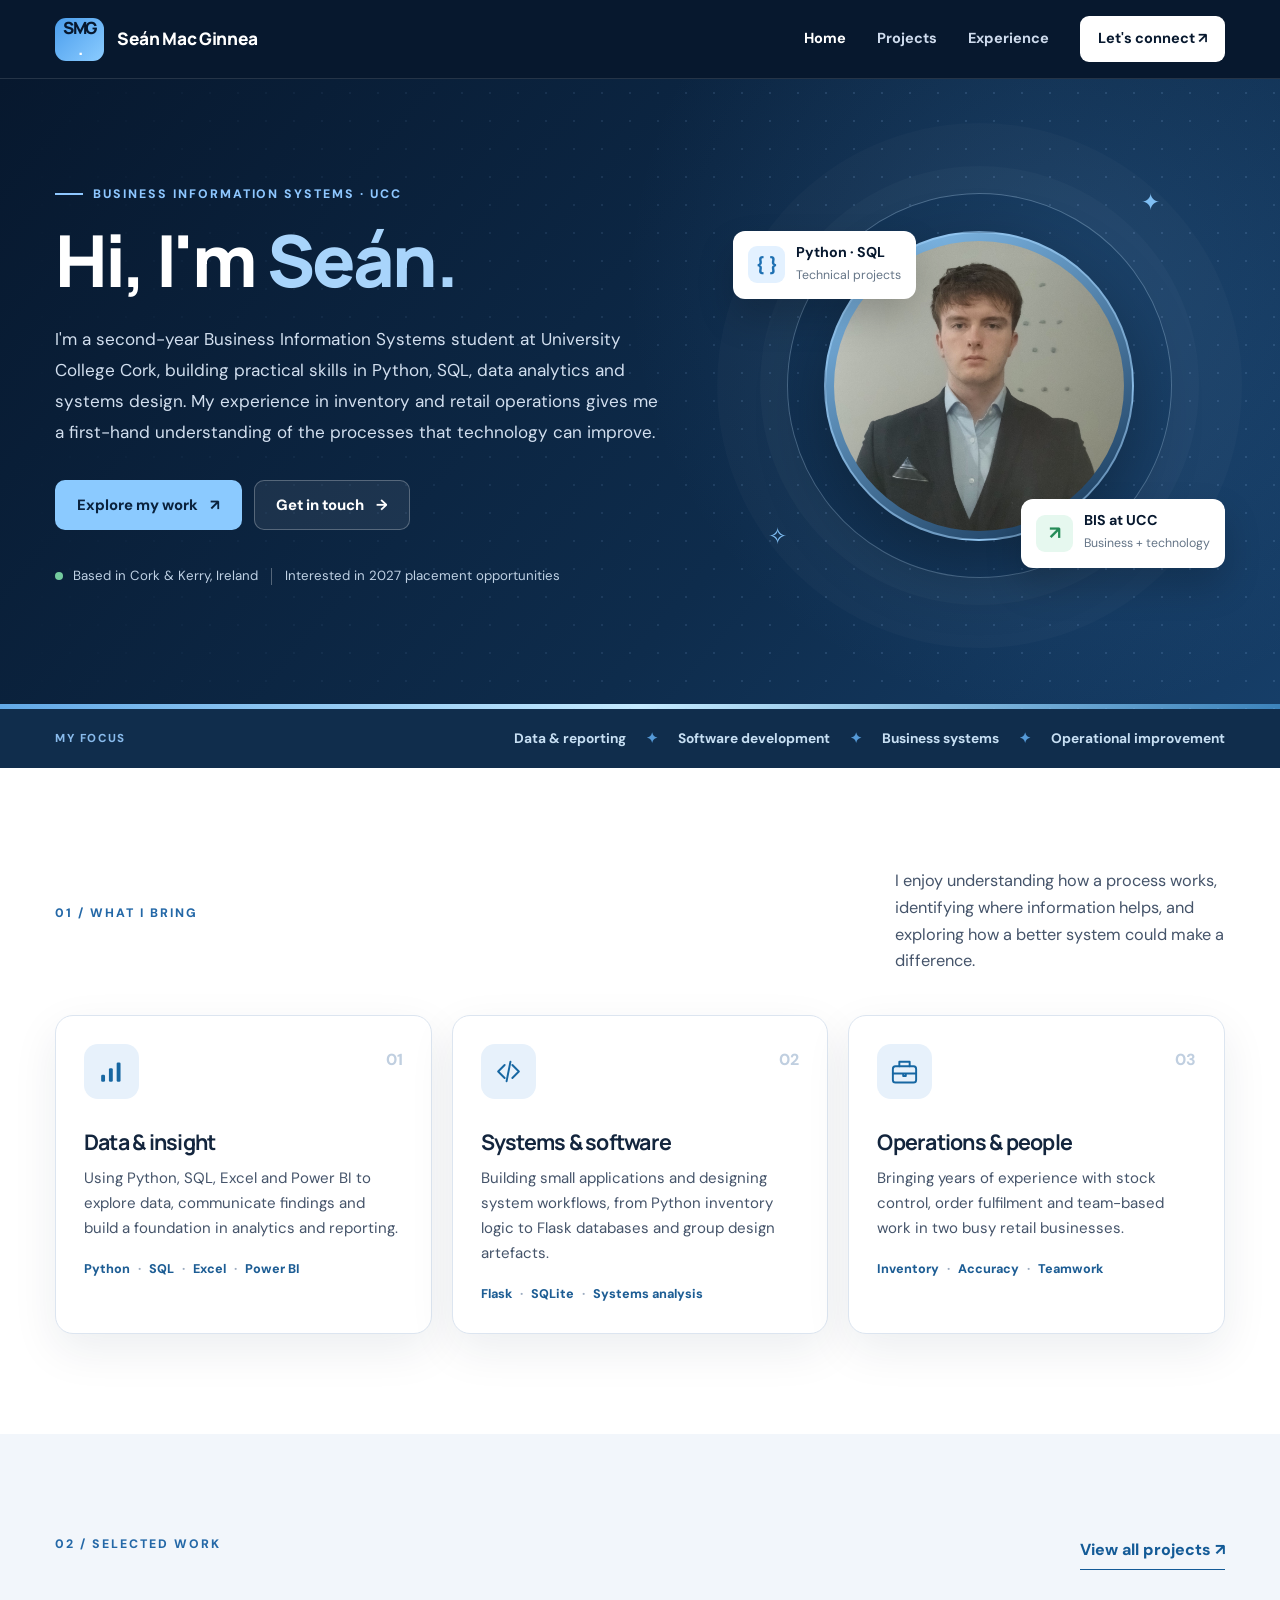
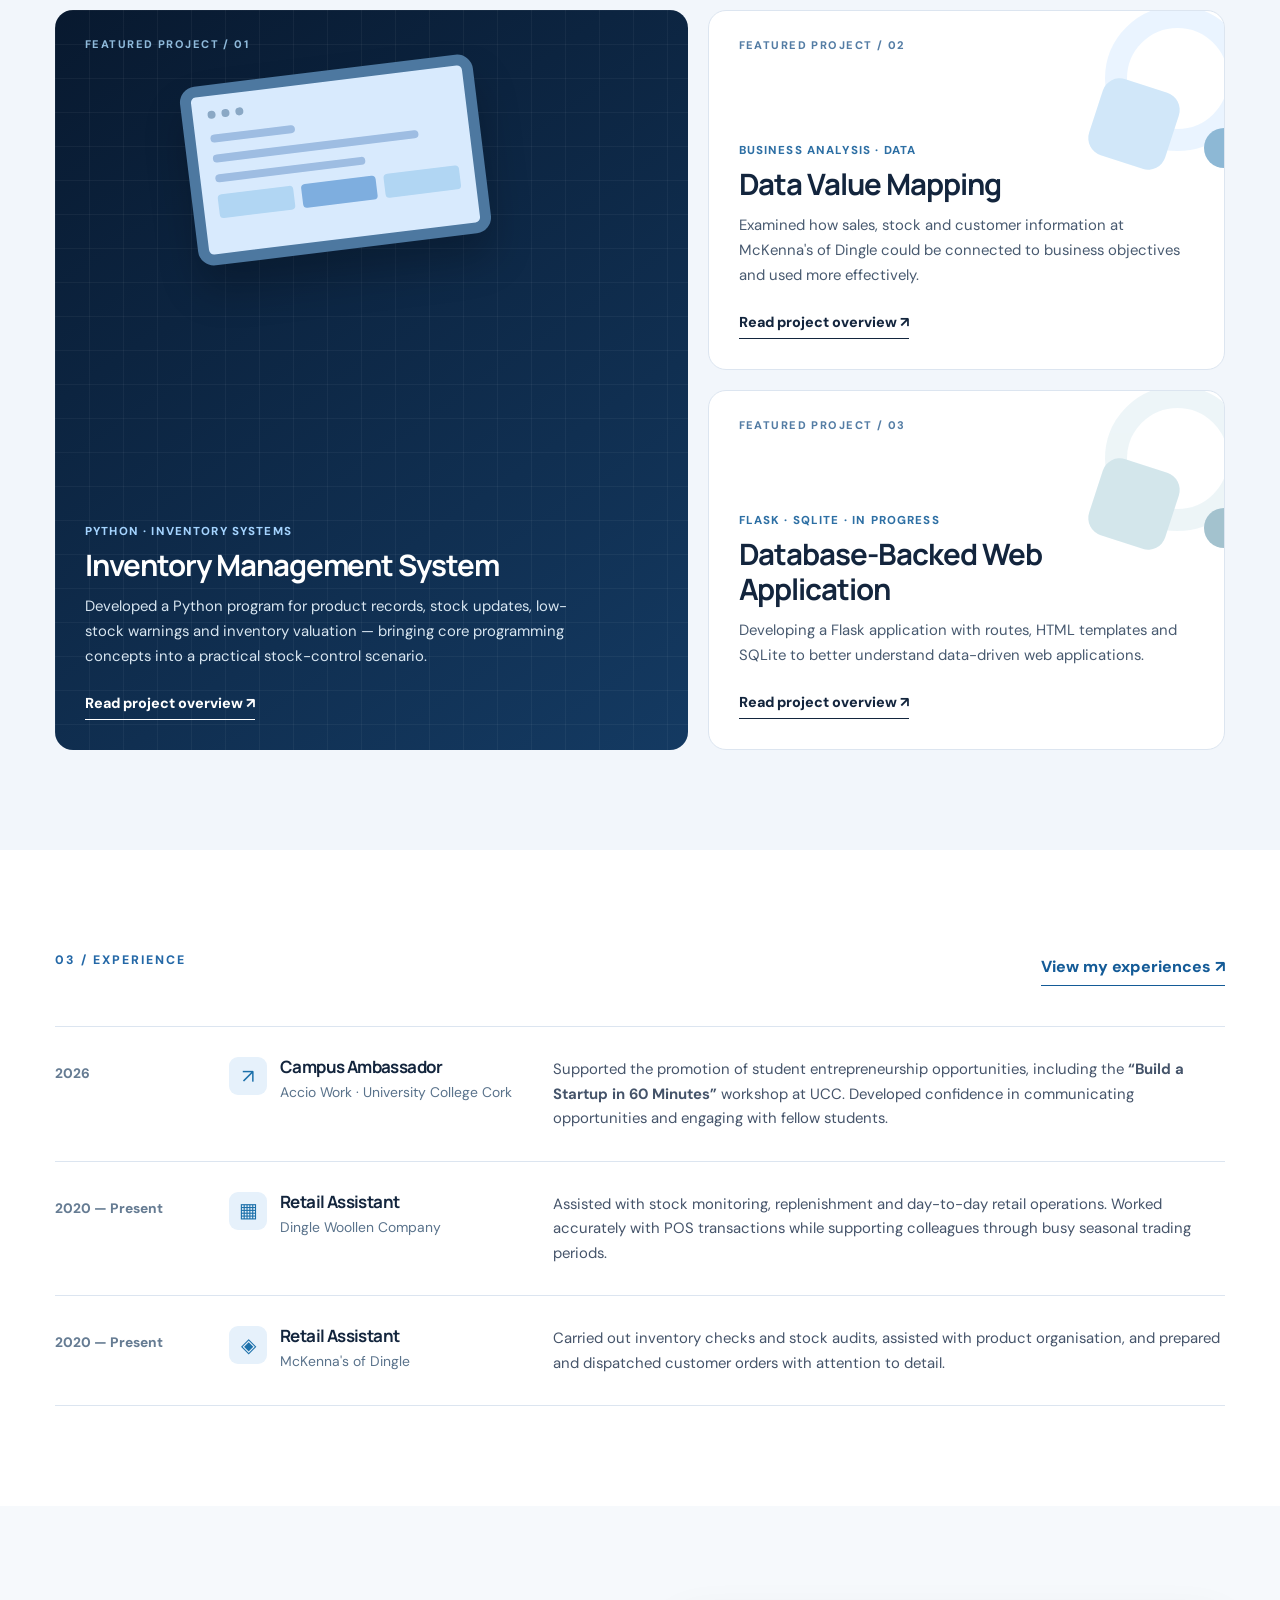
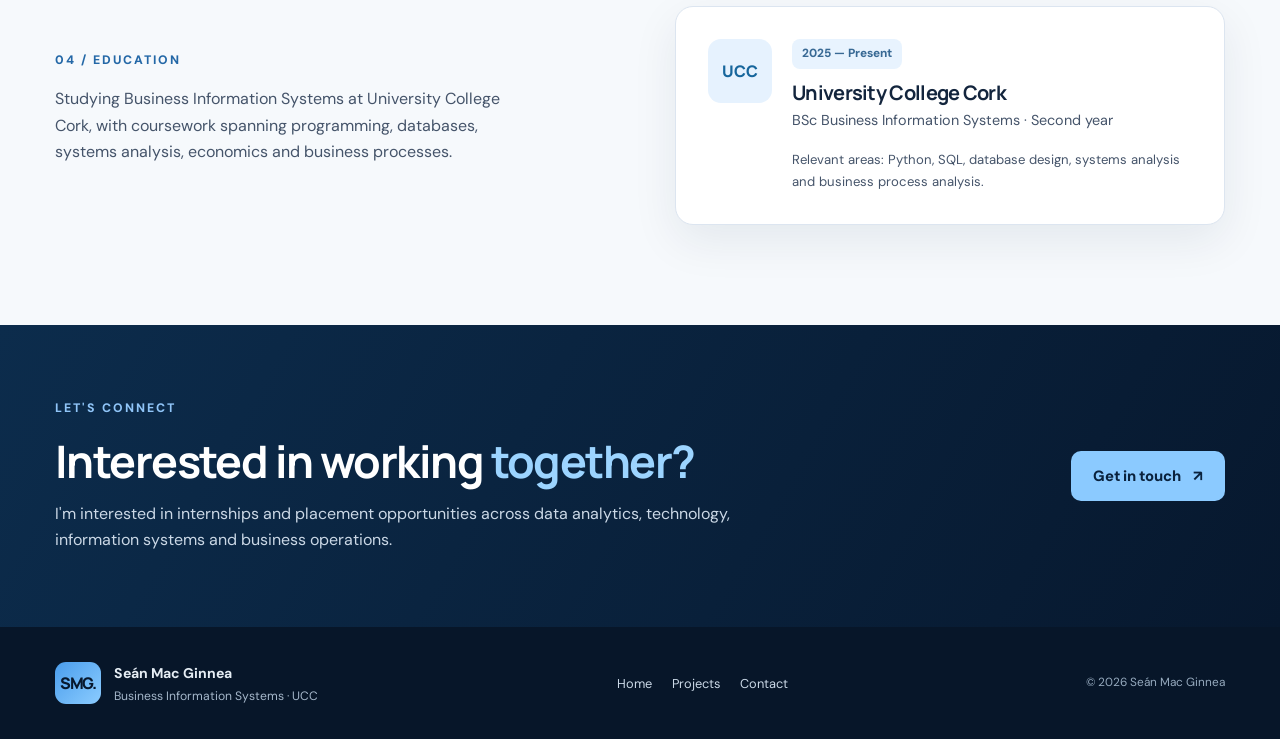
<file: index.html>
<!doctype html>
<html lang="en">
<head>
  <meta charset="utf-8">
  <meta name="viewport" content="width=device-width, initial-scale=1">
  <meta name="theme-color" content="#08182d">
  <meta name="description" content="Seán Mac Ginnea is a second-year Business Information Systems student at University College Cork with interests in data analytics, software, systems and business operations.">
  <title>Seán Mac Ginnea — Business Information Systems</title>
  <link rel="icon" href="assets/favicon.svg" type="image/svg+xml">
  <link rel="preconnect" href="https://fonts.googleapis.com">
  <link rel="preconnect" href="https://fonts.gstatic.com" crossorigin>
  <link href="https://fonts.googleapis.com/css2?family=DM+Sans:wght@400;500;600;700&family=Manrope:wght@400;500;600;700;800&display=swap" rel="stylesheet">
  <link rel="stylesheet" href="styles.css">
  <script src="script.js" defer></script>
</head>
<body>
  <a class="skip-link" href="#main">Skip to content</a>
  <header class="site-header">
    <div class="wrap nav-shell">
      <a href="index.html" class="brand" aria-label="Seán Mac Ginnea — Home"><span class="brand-icon" aria-hidden="true">SMG<span>.</span></span><span class="brand-name">Seán Mac Ginnea</span></a>
      <button class="menu-toggle" aria-label="Open menu" aria-expanded="false" aria-controls="nav-links"><span></span><span></span><span></span></button>
      <nav class="site-nav" id="nav-links" aria-label="Main navigation">
        <a href="index.html" aria-current="page">Home</a><a href="projects.html">Projects</a><a href="index.html#experience">Experience</a><a href="contact.html" class="nav-contact">Let's connect <span aria-hidden="true">↗</span></a>
      </nav>
    </div>
  </header>

  <main id="main">
    <section class="hero home-hero">
      <div class="hero-dots" aria-hidden="true"></div>
      <div class="wrap hero-layout">
        <div class="hero-content">
          <div class="eyebrow light"><span class="eyebrow-line"></span> BUSINESS INFORMATION SYSTEMS · UCC</div>
          <h1>Hi, I'm <span class="text-glow">Seán.</span></h1>
          <p class="hero-description">I'm a second-year Business Information Systems student at University College Cork, building practical skills in Python, SQL, data analytics and systems design. My experience in inventory and retail operations gives me a first-hand understanding of the processes that technology can improve.</p>
          <div class="hero-cta"><a href="projects.html" class="button button-primary">Explore my work <span aria-hidden="true">↗</span></a><a href="contact.html" class="button button-ghost">Get in touch <span aria-hidden="true">→</span></a></div>
          <div class="hero-meta"><span><span class="meta-dot"></span> Based in Cork & Kerry, Ireland</span><span class="meta-divider"></span><span>Interested in 2027 placement opportunities</span></div>
        </div>
        <div class="hero-visual" aria-label="Portrait of Seán Mac Ginnea">
          <div class="portrait-halo" aria-hidden="true"></div>
          <div class="portrait-frame"><img src="1000014802.jpg" alt="Seán Mac Ginnea in a dark suit and light blue shirt" width="298" height="298" fetchpriority="high"></div>
          <div class="floating-card top-card"><span class="float-symbol" aria-hidden="true">{ }</span><span><strong>Python · SQL</strong><small>Technical projects</small></span></div>
          <div class="floating-card bottom-card"><span class="float-symbol secondary" aria-hidden="true">↗</span><span><strong>BIS at UCC</strong><small>Business + technology</small></span></div>
          <span class="orbit-star orbit-one" aria-hidden="true">✦</span><span class="orbit-star orbit-two" aria-hidden="true">✧</span>
        </div>
      </div>
      <div class="hero-bottom-line" aria-hidden="true"></div>
    </section>

    <section class="focus-band" aria-label="Focus areas"><div class="wrap focus-items"><span class="focus-label">MY FOCUS</span><span>Data & reporting</span><span class="focus-separator">✦</span><span>Software development</span><span class="focus-separator">✦</span><span>Business systems</span><span class="focus-separator">✦</span><span>Operational improvement</span></div></section>

    <section class="section" id="about">
      <div class="wrap">
        <div class="section-header"><div><p class="overline">01 / WHAT I BRING</p></div><p class="section-intro">I enjoy understanding how a process works, identifying where information helps, and exploring how a better system could make a difference.</p></div>
        <div class="three-cards">
          <article class="feature-card"><div class="feature-icon" aria-hidden="true"><svg viewBox="0 0 48 48" fill="none"><rect x="8" y="29" width="6" height="11" rx="2" fill="currentColor"/><rect x="20" y="19" width="6" height="21" rx="2" fill="currentColor"/><rect x="32" y="10" width="6" height="30" rx="2" fill="currentColor"/></svg></div><span class="card-index">01</span><h3>Data & insight</h3><p>Using Python, SQL, Excel and Power BI to explore data, communicate findings and build a foundation in analytics and reporting.</p><div class="skill-mini">Python <span>·</span> SQL <span>·</span> Excel <span>·</span> Power BI</div></article>
          <article class="feature-card"><div class="feature-icon" aria-hidden="true"><svg viewBox="0 0 48 48" fill="none" stroke="currentColor" stroke-width="3" stroke-linecap="round" stroke-linejoin="round"><path d="m18 14-10 10 10 10m12-20 10 10-10 10M27 9l-6 30"/></svg></div><span class="card-index">02</span><h3>Systems & software</h3><p>Building small applications and designing system workflows, from Python inventory logic to Flask databases and group design artefacts.</p><div class="skill-mini">Flask <span>·</span> SQLite <span>·</span> Systems analysis</div></article>
          <article class="feature-card"><div class="feature-icon" aria-hidden="true"><svg viewBox="0 0 48 48" fill="none" stroke="currentColor" stroke-width="3" stroke-linecap="round" stroke-linejoin="round"><rect x="6" y="16" width="36" height="25" rx="4"/><path d="M16 16V9h16v7M6 27h36M22 27v4h4v-4"/></svg></div><span class="card-index">03</span><h3>Operations & people</h3><p>Bringing years of experience with stock control, order fulfilment and team-based work in two busy retail businesses.</p><div class="skill-mini">Inventory <span>·</span> Accuracy <span>·</span> Teamwork</div></article>
        </div>
      </div>
    </section>

    <section class="section muted-section" id="featured-projects">
      <div class="wrap">
        <div class="section-header aligned-bottom"><div><p class="overline">02 / SELECTED WORK</p></div><a class="underlined-link" href="projects.html">View all projects <span aria-hidden="true">↗</span></a></div>
        <div class="featured-grid">
          <article class="featured-project dark-project"><div class="project-banner-grid" aria-hidden="true"></div><div class="project-art" aria-hidden="true"><div class="mini-window"><div class="window-dots"><i></i><i></i><i></i></div><div class="code-line short"></div><div class="code-line"></div><div class="code-line mid"></div><div class="window-row"><span></span><span></span><span></span></div></div></div><span class="project-counter">FEATURED PROJECT / 01</span><div class="project-main"><p class="small-label">PYTHON · INVENTORY SYSTEMS</p><h3>Inventory Management System</h3><p>Developed a Python program for product records, stock updates, low-stock warnings and inventory valuation — bringing core programming concepts into a practical stock-control scenario.</p><a href="projects.html#inventory" class="project-link">Read project overview <span aria-hidden="true">↗</span></a></div></article>
          <article class="featured-project light-project"><div class="project-abstract" aria-hidden="true"><span class="abstract-ring"></span><span class="abstract-square"></span><span class="abstract-dot"></span></div><span class="project-counter">FEATURED PROJECT / 02</span><div class="project-main"><p class="small-label">BUSINESS ANALYSIS · DATA</p><h3>Data Value Mapping</h3><p>Examined how sales, stock and customer information at McKenna's of Dingle could be connected to business objectives and used more effectively.</p><a href="projects.html#data-value-map" class="project-link">Read project overview <span aria-hidden="true">↗</span></a></div></article>
          <article class="featured-project light-project third-project"><div class="project-abstract web-abstract" aria-hidden="true"><span class="abstract-ring"></span><span class="abstract-square"></span><span class="abstract-dot"></span></div><span class="project-counter">FEATURED PROJECT / 03</span><div class="project-main"><p class="small-label">FLASK · SQLITE · IN PROGRESS</p><h3>Database-Backed Web Application</h3><p>Developing a Flask application with routes, HTML templates and SQLite to better understand data-driven web applications.</p><a href="projects.html#flask" class="project-link">Read project overview <span aria-hidden="true">↗</span></a></div></article>
        </div>
      </div>
    </section>

    <section class="section" id="experience">
      <div class="wrap">
        <div class="section-header aligned-bottom"><div><p class="overline">03 / Experience</p></div><a class="underlined-link" href="projects.html">View my experiences <span aria-hidden="true">↗</span></a></div>
        <div class="experience-list">
          <article class="experience-row"><div class="exp-when">2026</div><div class="exp-role"><span class="exp-icon">↗</span><div><h3>Campus Ambassador</h3><p class="organisation">Accio Work · University College Cork</p></div></div><p>Supported the promotion of student entrepreneurship opportunities, including the <strong>“Build a Startup in 60 Minutes”</strong> workshop at UCC. Developed confidence in communicating opportunities and engaging with fellow students.</p></article>
          <article class="experience-row"><div class="exp-when">2020 — Present</div><div class="exp-role"><span class="exp-icon">▦</span><div><h3>Retail Assistant</h3><p class="organisation">Dingle Woollen Company</p></div></div><p>Assisted with stock monitoring, replenishment and day-to-day retail operations. Worked accurately with POS transactions while supporting colleagues through busy seasonal trading periods.</p></article>
          <article class="experience-row"><div class="exp-when">2020 — Present</div><div class="exp-role"><span class="exp-icon">◈</span><div><h3>Retail Assistant</h3><p class="organisation">McKenna's of Dingle</p></div></div><p>Carried out inventory checks and stock audits, assisted with product organisation, and prepared and dispatched customer orders with attention to detail.</p></article>
        </div>
      </div>
    </section>

    <section class="section education-section"><div class="wrap education-grid"><div><p class="overline">04 / EDUCATION</p><p>Studying Business Information Systems at University College Cork, with coursework spanning programming, databases, systems analysis, economics and business processes.</p></div><div class="education-card"><div class="education-symbol" aria-hidden="true">UCC</div><div><span class="date-pill">2025 — Present</span><h3>University College Cork</h3><p>BSc Business Information Systems · Second year</p><p class="education-small">Relevant areas: Python, SQL, database design, systems analysis and business process analysis.</p></div></div></div></section>
    <section class="closing-cta"><div class="wrap cta-inner"><div><p class="overline on-dark">LET'S CONNECT</p><h2>Interested in working <em>together?</em></h2><p>I'm interested in internships and placement opportunities across data analytics, technology, information systems and business operations.</p></div><a href="contact.html" class="button button-primary">Get in touch <span aria-hidden="true">↗</span></a></div></section>
  </main>
  <footer class="site-footer"><div class="wrap footer-layout"><div class="footer-identity"><span class="footer-monogram">SMG.</span><div><strong>Seán Mac Ginnea</strong><p>Business Information Systems · UCC</p></div></div><nav class="footer-nav" aria-label="Footer navigation"><a href="index.html">Home</a><a href="projects.html">Projects</a><a href="contact.html">Contact</a></nav><span class="copyright">© <span data-year>2026</span> Seán Mac Ginnea</span></div></footer>
</body>
</html>
</file>
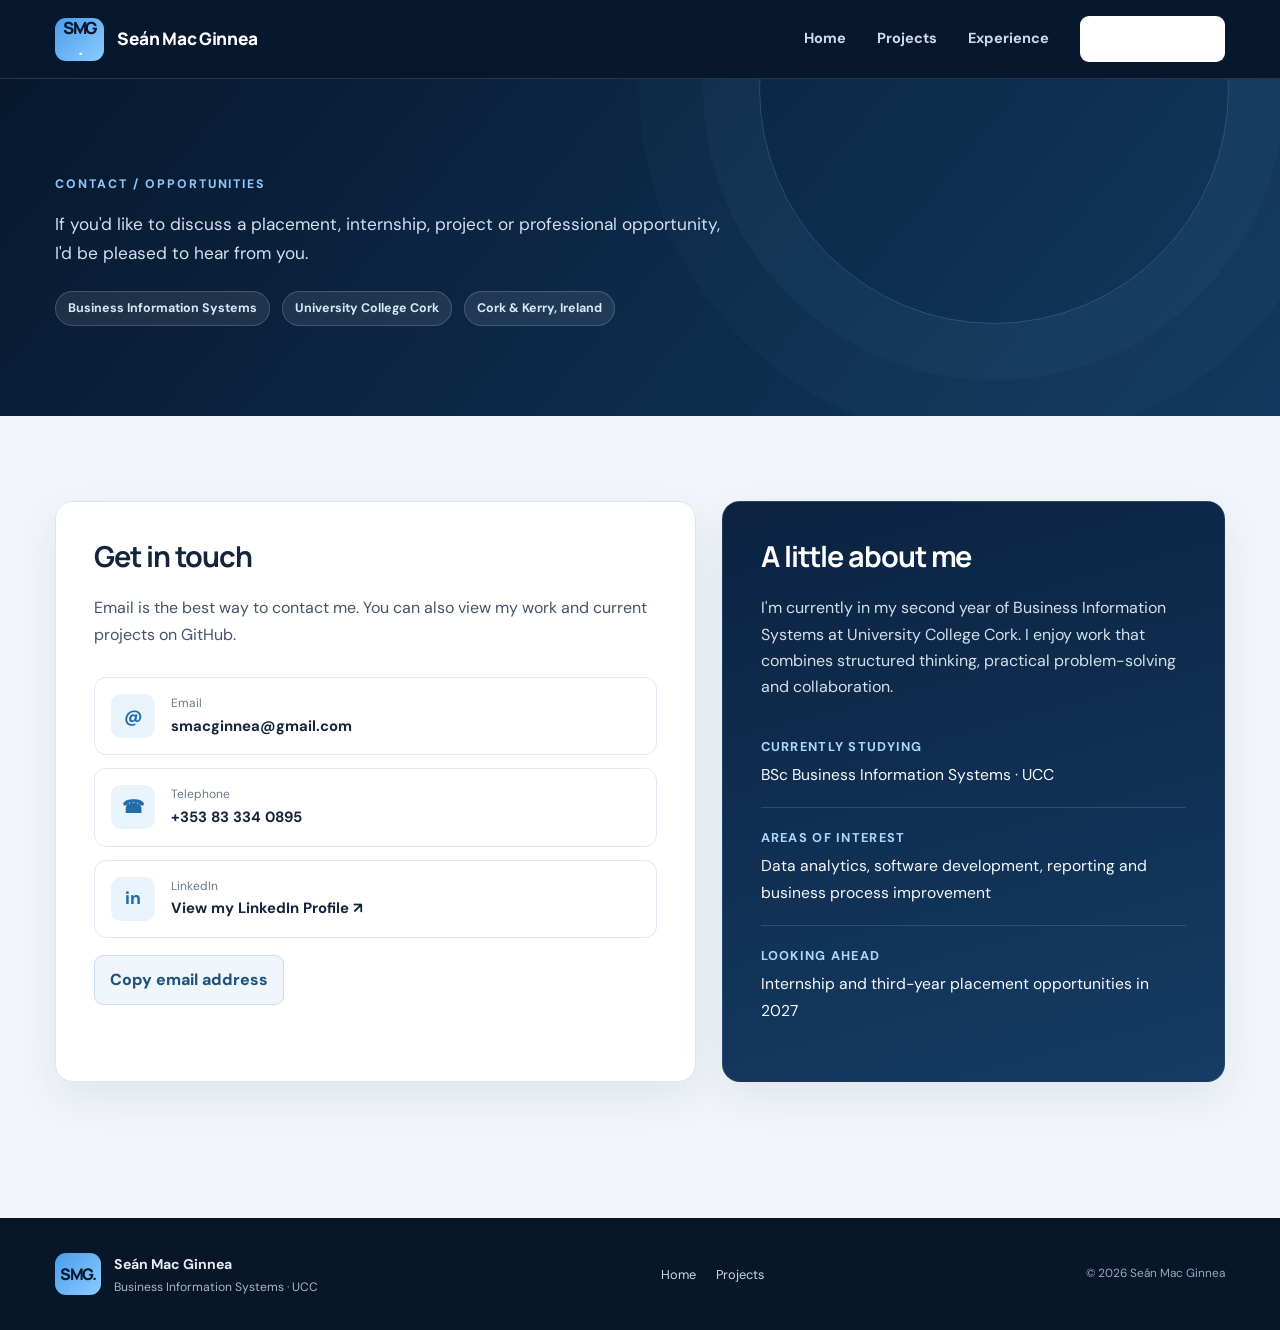
<file: contact.html>
<!doctype html>
<html lang="en">
<head>
  <meta charset="utf-8">
  <meta name="viewport" content="width=device-width, initial-scale=1">
  <meta name="theme-color" content="#08182d">
  <meta name="description" content="Contact Seán Mac Ginnea, a Business Information Systems student at University College Cork, about opportunities in data, systems and technology.">
  <title>Contact — Seán Mac Ginnea</title>
  <link rel="icon" href="assets/favicon.svg" type="image/svg+xml">
  <link rel="preconnect" href="https://fonts.googleapis.com">
  <link rel="preconnect" href="https://fonts.gstatic.com" crossorigin>
  <link href="https://fonts.googleapis.com/css2?family=DM+Sans:wght@400;500;600;700&family=Manrope:wght@400;500;600;700;800&display=swap" rel="stylesheet">
  <link rel="stylesheet" href="styles.css">
  <script src="script.js" defer></script>
</head>
<body>
  <a class="skip-link" href="#main">Skip to content</a>
  <header class="site-header">
    <div class="wrap nav-shell">
      <a href="index.html" class="brand" aria-label="Seán Mac Ginnea — Home"><span class="brand-icon" aria-hidden="true">SMG<span>.</span></span><span class="brand-name">Seán Mac Ginnea</span></a>
      <button class="menu-toggle" aria-label="Open menu" aria-expanded="false" aria-controls="nav-links"><span></span><span></span><span></span></button>
      <nav class="site-nav" id="nav-links" aria-label="Main navigation">
        <a href="index.html">Home</a><a href="projects.html">Projects</a><a href="index.html#experience">Experience</a><a href="contact.html" class="nav-contact" aria-current="page">Let's connect <span aria-hidden="true">↗</span></a>
      </nav>
    </div>
  </header>
  <main id="main">
    <section class="page-hero"><div class="wrap"><p class="overline on-dark">CONTACT / OPPORTUNITIES</p><p>If you'd like to discuss a placement, internship, project or professional opportunity, I'd be pleased to hear from you.</p><div class="page-kicker"><span>Business Information Systems</span><span>University College Cork</span><span>Cork & Kerry, Ireland</span></div></div></section>
    <section class="contact-section">
      <div class="wrap contact-grid">
        <section class="contact-card" aria-labelledby="contact-options-heading">
          <h2 id="contact-options-heading">Get in touch</h2>
          <p>Email is the best way to contact me. You can also view my work and current projects on GitHub.</p>
          <div class="contact-options">
            <a class="contact-option" href="mailto:smacginnea@gmail.com"><span class="contact-icon" aria-hidden="true">@</span><span><small>Email</small><strong>smacginnea@gmail.com</strong></span></a>
            <a class="contact-option" href="tel:+353833340895"><span class="contact-icon" aria-hidden="true">☎</span><span><small>Telephone</small><strong>+353 83 334 0895</strong></span></a>
            
<a class="contact-option"
   href="https://www.linkedin.com/in/sean-mckenna-43b256385"
   target="_blank"
   rel="noopener noreferrer">

    <span class="contact-icon" aria-hidden="true">in</span>

    <span>
        <small>LinkedIn</small>
        <strong>View my LinkedIn Profile ↗</strong>
    </span>

</a>

          </div>
          <button class="copy-button" type="button" data-copy-email>Copy email address</button>
          <p class="copy-status" aria-live="polite" data-copy-status></p>
        </section>
        <aside class="details-card" aria-labelledby="details-heading">
          <a href="https://www.linkedin.com/in/sean-mckenna-43b256385"
   target="_blank"
   rel="noopener noreferrer">
          <h2 id="details-heading">A little about me</h2>
          <p>I'm currently in my second year of Business Information Systems at University College Cork. I enjoy work that combines structured thinking, practical problem-solving and collaboration.</p>
          <div class="detail-point"><strong>Currently studying</strong><span>BSc Business Information Systems · UCC</span></div>
          <div class="detail-point"><strong>Areas of interest</strong><span>Data analytics, software development, reporting and business process improvement</span></div>
          <div class="detail-point"><strong>Looking ahead</strong><span>Internship and third-year placement opportunities in 2027</span></div>
        </aside>
      </div>
    </section>
  </main>
  <footer class="site-footer"><div class="wrap footer-layout"><div class="footer-identity"><span class="footer-monogram">SMG.</span><div><strong>Seán Mac Ginnea</strong><p>Business Information Systems · UCC</p></div></div><nav class="footer-nav" aria-label="Footer navigation"><a href="index.html">Home</a><a href="projects.html">Projects</a></nav><span class="copyright">© <span data-year>2026</span> Seán Mac Ginnea</span></div></footer>
</body>
</html>
</file>
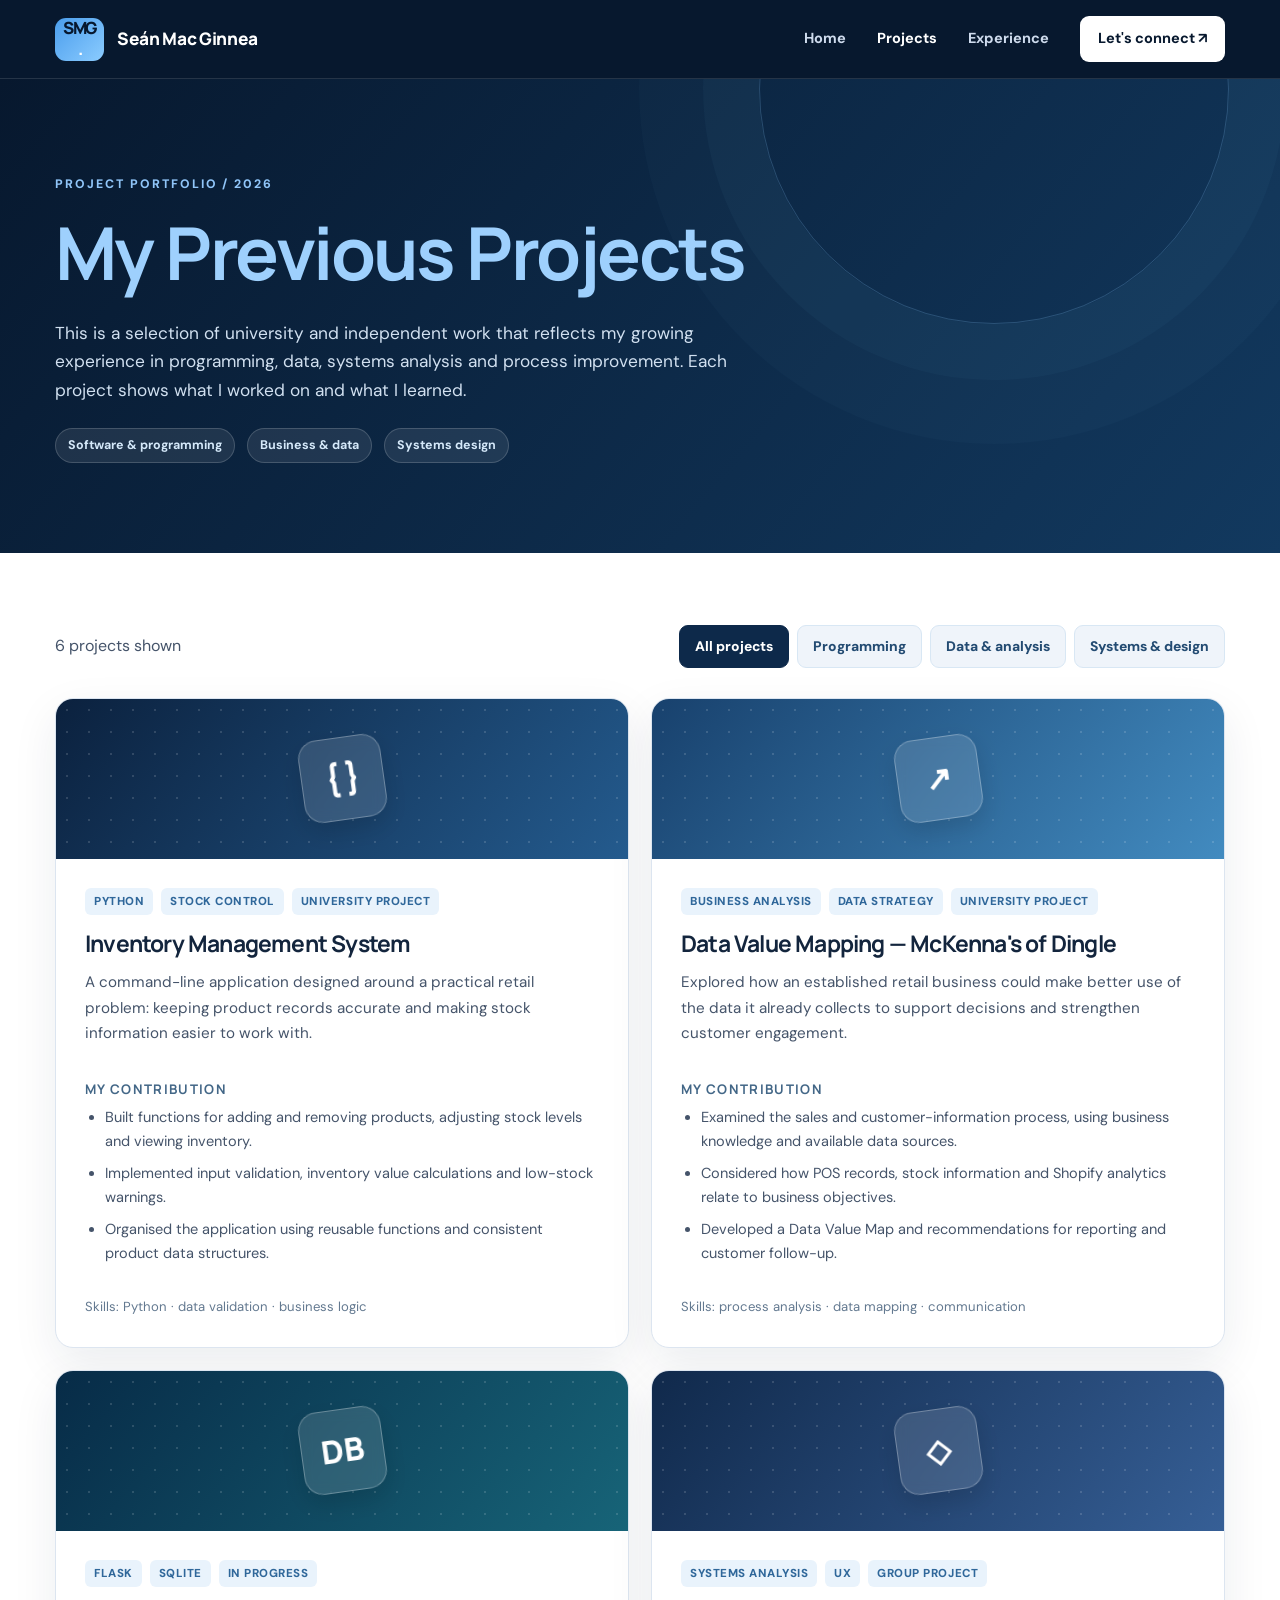
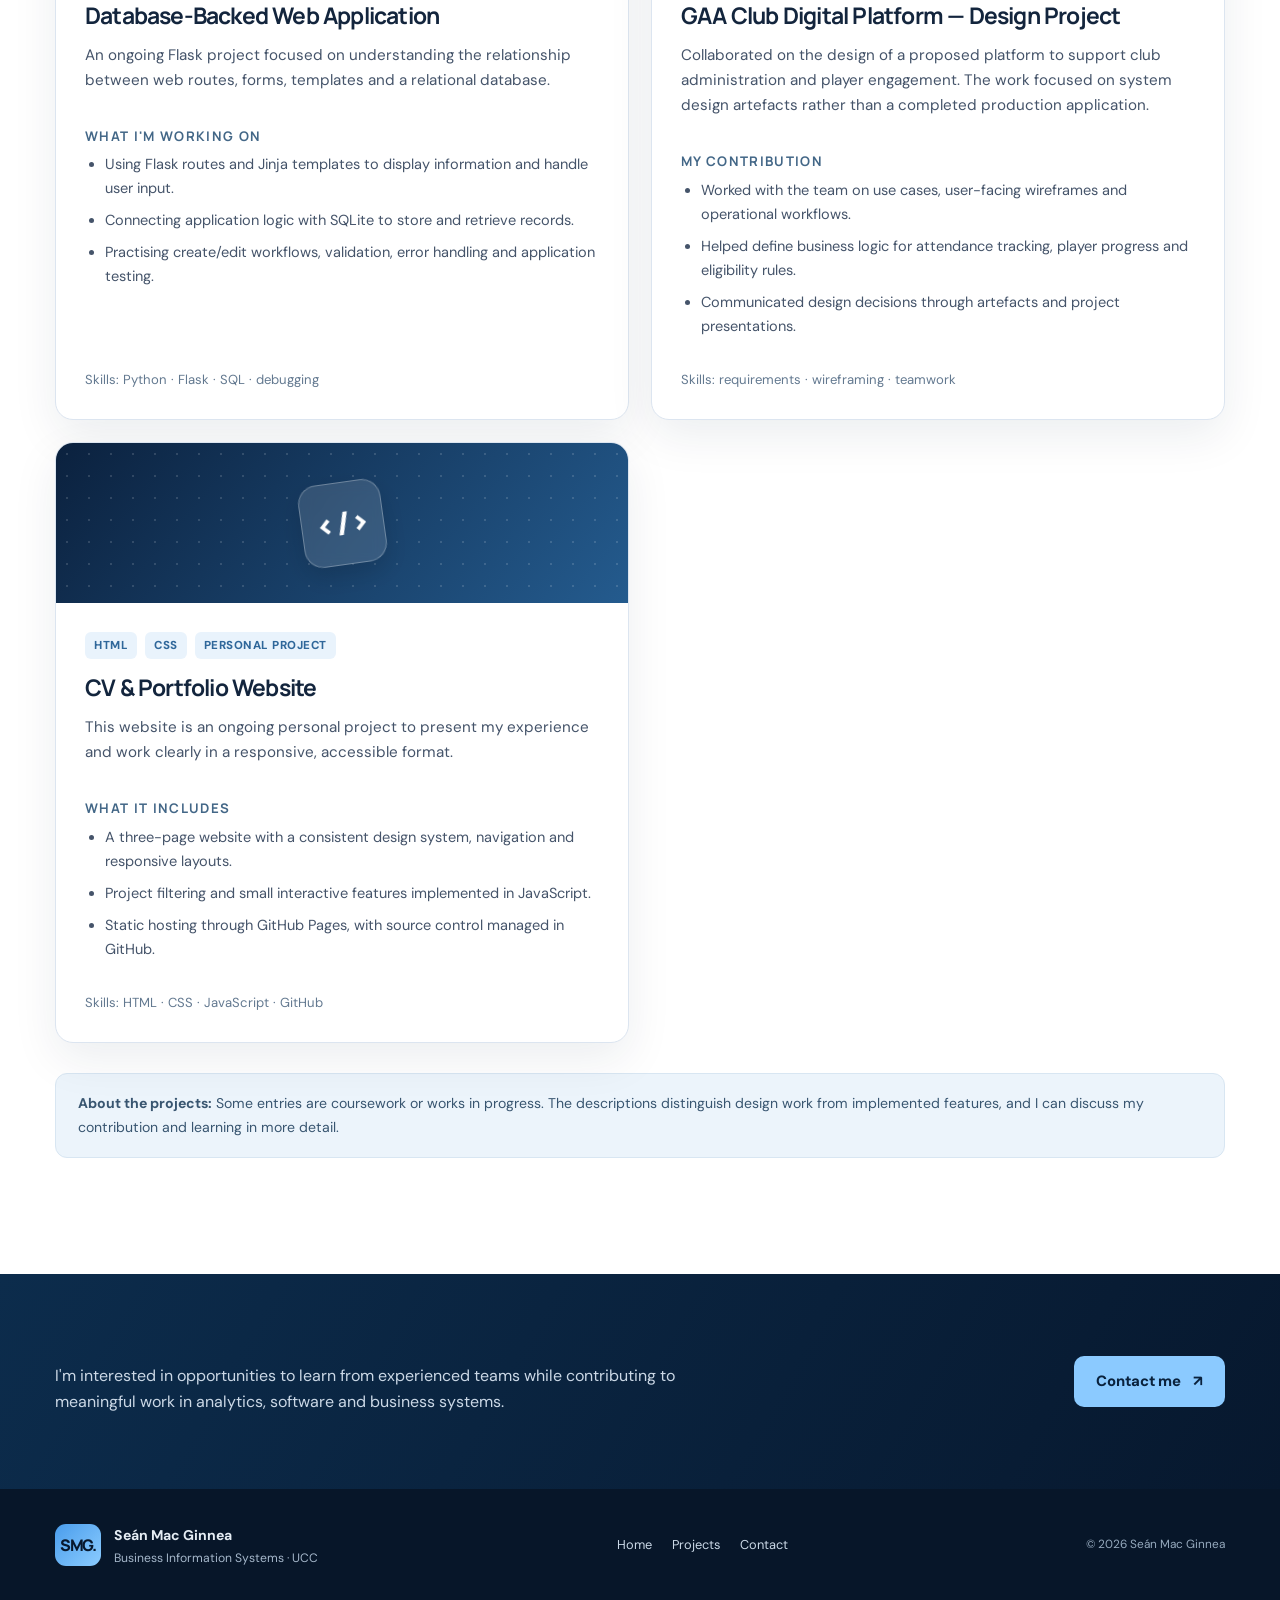
<file: projects.html>
<!doctype html>
<html lang="en">
<head>
  <meta charset="utf-8">
  <meta name="viewport" content="width=device-width, initial-scale=1">
  <meta name="theme-color" content="#08182d">
  <meta name="description" content="Explore Seán Mac Ginnea's projects in Python, SQL, Flask, systems design, business analysis and web development.">
  <title>Projects — Seán Mac Ginnea</title>
  <link rel="icon" href="assets/favicon.svg" type="image/svg+xml">
  <link rel="preconnect" href="https://fonts.googleapis.com">
  <link rel="preconnect" href="https://fonts.gstatic.com" crossorigin>
  <link href="https://fonts.googleapis.com/css2?family=DM+Sans:wght@400;500;600;700&family=Manrope:wght@400;500;600;700;800&display=swap" rel="stylesheet">
  <link rel="stylesheet" href="styles.css">
  <script src="script.js" defer></script>
</head>
<body>
  <a class="skip-link" href="#main">Skip to content</a>
  <header class="site-header">
    <div class="wrap nav-shell">
      <a href="index.html" class="brand" aria-label="Seán Mac Ginnea — Home"><span class="brand-icon" aria-hidden="true">SMG<span>.</span></span><span class="brand-name">Seán Mac Ginnea</span></a>
      <button class="menu-toggle" aria-label="Open menu" aria-expanded="false" aria-controls="nav-links"><span></span><span></span><span></span></button>
      <nav class="site-nav" id="nav-links" aria-label="Main navigation">
        <a href="index.html">Home</a><a href="projects.html" aria-current="page">Projects</a><a href="index.html#experience">Experience</a><a href="contact.html" class="nav-contact">Let's connect <span aria-hidden="true">↗</span></a>
      </nav>
    </div>
  </header>
  <main id="main">
    <section class="page-hero">
      <div class="wrap">
        <p class="overline on-dark">PROJECT PORTFOLIO / 2026</p>
        <h1><em>My Previous Projects</em></h1>
        <p>This is a selection of university and independent work that reflects my growing experience in programming, data, systems analysis and process improvement. Each project shows what I worked on and what I learned.</p>
        <div class="page-kicker"><span>Software & programming</span><span>Business & data</span><span>Systems design</span></div>
      </div>
    </section>

    <section class="projects-section">
      <div class="wrap">
        <div class="filter-row">
          <p data-count aria-live="polite">6 projects shown</p>
          <div class="filter-buttons" aria-label="Filter projects by category">
            <button class="filter-button" type="button" data-filter="all" aria-pressed="true">All projects</button>
            <button class="filter-button" type="button" data-filter="programming" aria-pressed="false">Programming</button>
            <button class="filter-button" type="button" data-filter="analysis" aria-pressed="false">Data & analysis</button>
            <button class="filter-button" type="button" data-filter="design" aria-pressed="false">Systems & design</button>
          </div>
        </div>
        <div class="project-grid">
          <article class="work-card" id="inventory" data-category="programming analysis">
            <div class="work-visual"><div class="work-visual-icon" aria-hidden="true">{ }</div></div>
            <div class="work-body">
              <div class="work-meta"><span>Python</span><span>Stock control</span><span>University project</span></div>
              <h2>Inventory Management System</h2>
              <p>A command-line application designed around a practical retail problem: keeping product records accurate and making stock information easier to work with.</p>
              <h3>My contribution</h3>
              <ul>
                <li>Built functions for adding and removing products, adjusting stock levels and viewing inventory.</li>
                <li>Implemented input validation, inventory value calculations and low-stock warnings.</li>
                <li>Organised the application using reusable functions and consistent product data structures.</li>
              </ul>
              <div class="work-footer"><small>Skills: Python · data validation · business logic</small></div>
            </div>
          </article>
          <article class="work-card" id="data-value-map" data-category="analysis design">
            <div class="work-visual"><div class="work-visual-icon" aria-hidden="true">↗</div></div>
            <div class="work-body">
              <div class="work-meta"><span>Business analysis</span><span>Data strategy</span><span>University project</span></div>
              <h2>Data Value Mapping — McKenna's of Dingle</h2>
              <p>Explored how an established retail business could make better use of the data it already collects to support decisions and strengthen customer engagement.</p>
              <h3>My contribution</h3>
              <ul>
                <li>Examined the sales and customer-information process, using business knowledge and available data sources.</li>
                <li>Considered how POS records, stock information and Shopify analytics relate to business objectives.</li>
                <li>Developed a Data Value Map and recommendations for reporting and customer follow-up.</li>
              </ul>
              <div class="work-footer"><small>Skills: process analysis · data mapping · communication</small></div>
            </div>
          </article>
          <article class="work-card" id="flask" data-category="programming analysis">
            <div class="work-visual"><div class="work-visual-icon" aria-hidden="true">DB</div></div>
            <div class="work-body">
              <div class="work-meta"><span>Flask</span><span>SQLite</span><span>In progress</span></div>
              <h2>Database-Backed Web Application</h2>
              <p>An ongoing Flask project focused on understanding the relationship between web routes, forms, templates and a relational database.</p>
              <h3>What I'm working on</h3>
              <ul>
                <li>Using Flask routes and Jinja templates to display information and handle user input.</li>
                <li>Connecting application logic with SQLite to store and retrieve records.</li>
                <li>Practising create/edit workflows, validation, error handling and application testing.</li>
              </ul>
              <div class="work-footer"><small>Skills: Python · Flask · SQL · debugging</small></div>
            </div>
          </article>
          <article class="work-card" id="gaa-platform" data-category="analysis design">
            <div class="work-visual"><div class="work-visual-icon" aria-hidden="true">◇</div></div>
            <div class="work-body">
              <div class="work-meta"><span>Systems analysis</span><span>UX</span><span>Group project</span></div>
              <h2>GAA Club Digital Platform — Design Project</h2>
              <p>Collaborated on the design of a proposed platform to support club administration and player engagement. The work focused on system design artefacts rather than a completed production application.</p>
              <h3>My contribution</h3>
              <ul>
                <li>Worked with the team on use cases, user-facing wireframes and operational workflows.</li>
                <li>Helped define business logic for attendance tracking, player progress and eligibility rules.</li>
                <li>Communicated design decisions through artefacts and project presentations.</li>
              </ul>
              <div class="work-footer"><small>Skills: requirements · wireframing · teamwork</small></div>
            </div>
          </article>
          <article class="work-card" id="cv-site" data-category="programming design">
            <div class="work-visual"><div class="work-visual-icon" aria-hidden="true">&lt;/&gt;</div></div>
            <div class="work-body">
              <div class="work-meta"><span>HTML</span><span>CSS</span><span>Personal project</span></div>
              <h2>CV & Portfolio Website</h2>
              <p>This website is an ongoing personal project to present my experience and work clearly in a responsive, accessible format.</p>
              <h3>What it includes</h3>
              <ul>
                <li>A three-page website with a consistent design system, navigation and responsive layouts.</li>
                <li>Project filtering and small interactive features implemented in JavaScript.</li>
                <li>Static hosting through GitHub Pages, with source control managed in GitHub.</li>
              </ul>
              <div class="work-footer"><small>Skills: HTML · CSS · JavaScript · GitHub</small></div>
            </div>
          </article>
         
        </div>
        <p class="work-note"><strong>About the projects:</strong> Some entries are coursework or works in progress. The descriptions distinguish design work from implemented features, and I can discuss my contribution and learning in more detail.</p>
      </div>
    </section>
    <section class="closing-cta"><div class="wrap cta-inner"><div><p class="overline on-dark"></h2><p>I'm interested in opportunities to learn from experienced teams while contributing to meaningful work in analytics, software and business systems.</p></div><a href="contact.html" class="button button-primary">Contact me <span aria-hidden="true">↗</span></a></div></section>
  </main>
  <footer class="site-footer"><div class="wrap footer-layout"><div class="footer-identity"><span class="footer-monogram">SMG.</span><div><strong>Seán Mac Ginnea</strong><p>Business Information Systems · UCC</p></div></div><nav class="footer-nav" aria-label="Footer navigation"><a href="index.html">Home</a><a href="projects.html">Projects</a><a href="contact.html">Contact</a></nav><span class="copyright">© <span data-year>2026</span> Seán Mac Ginnea</span></div></footer>
</body>
</html>
</file>
<file: styles.css>
/* Seán Mac Ginnea | Portfolio — clean, decorated navy design */
:root{--navy:#07182e;--navy-2:#0d294a;--navy-3:#173b64;--blue:#4ba0ed;--blue-light:#90c5f8;--ink:#13253d;--body:#45546a;--muted:#6f7d90;--paper:#fff;--cloud:#f2f6fb;--ice:#e7f1fb;--border:#dce5f0;--shadow:0 16px 46px rgba(9,34,64,.08);--radius:18px}
*,*::before,*::after{box-sizing:border-box}
html{scroll-behavior:smooth;scroll-padding-top:90px}
body{margin:0;min-width:320px;color:var(--ink);background:var(--paper);font-family:'DM Sans',Arial,Helvetica,sans-serif;line-height:1.65;-webkit-font-smoothing:antialiased}
a{text-decoration:none;color:inherit}button{font:inherit}img{display:block;max-width:100%}svg{display:block}p{margin:0 0 1rem}h1,h2,h3,h4{font-family:Manrope,Arial,sans-serif;line-height:1.17;letter-spacing:-.035em;margin:0 0 .75em}h1{font-size:clamp(2.8rem,5.6vw,5rem)}h2{font-size:clamp(2rem,3.5vw,3.3rem)}h3{font-size:1.25rem}h4{font-size:1rem}strong{font-weight:700}button,a{-webkit-tap-highlight-color:transparent}a:focus-visible,button:focus-visible{outline:3px solid var(--blue);outline-offset:4px}.wrap{width:min(1170px,calc(100% - 48px));margin:auto}.skip-link{position:absolute;top:-60px;left:12px;background:white;color:var(--navy);padding:10px 15px;z-index:1000}.skip-link:focus{top:12px}.section{padding:100px 0}.muted-section{background:var(--cloud)}.overline,.eyebrow{font-weight:800;letter-spacing:.16em;text-transform:uppercase;font-size:.77rem;color:#2468a7;margin:0 0 16px}.overline.on-dark{color:var(--blue-light)}.blue-text{color:#266fae}.section-header{display:flex;justify-content:space-between;align-items:center;gap:50px;margin-bottom:40px}.section-header>div{max-width:680px}.section-header h2{margin-bottom:0}.section-header .section-intro{max-width:330px;color:var(--body);margin:0}.aligned-bottom{align-items:end}.section-intro{font-size:1.02rem}
/* Header and navigation */
.site-header{background:var(--navy);color:#fff;position:sticky;top:0;z-index:100;border-bottom:1px solid rgba(255,255,255,.12)}.nav-shell{height:78px;display:flex;justify-content:space-between;align-items:center;gap:25px}.brand{display:flex;align-items:center;gap:13px;flex-shrink:0}.brand-icon,.footer-monogram{display:inline-grid;place-items:center;letter-spacing:-.07em;font-family:Manrope,sans-serif;font-size:1.05rem;font-weight:800;background:linear-gradient(135deg,#4a9dec,#8bccff);color:var(--navy);width:49px;height:43px;border-radius:11px;line-height:1}.brand-icon span{color:#fff}.brand-name{font-family:Manrope,sans-serif;font-weight:800;letter-spacing:-.02em;font-size:1.08rem}.site-nav{display:flex;align-items:center;gap:31px}.site-nav a{color:#cedbed;font-size:.91rem;font-weight:700;transition:color .2s}.site-nav a:hover,.site-nav a[aria-current="page"]{color:white}.site-nav .nav-contact{background:#fff;color:var(--navy);padding:11px 18px;border-radius:9px}.site-nav .nav-contact:hover{background:var(--blue-light);color:var(--navy)}.menu-toggle{display:none;flex-direction:column;gap:5px;background:none;border:0;padding:10px;cursor:pointer}.menu-toggle span{width:25px;height:2px;background:white;border-radius:2px;display:block}
/* Hero */
.hero{background:radial-gradient(circle at 83% 32%,rgba(79,144,206,.19),transparent 38%),linear-gradient(130deg,#07182e 0%,#0e2c4c 62%,#163e68 100%);position:relative;overflow:hidden;color:#fff}.hero-dots{position:absolute;inset:0;opacity:.14;background-image:radial-gradient(#9ecaff 1px,transparent 1px);background-size:28px 28px;mask-image:linear-gradient(90deg,transparent,black 65%)}.hero-layout{position:relative;min-height:625px;display:grid;grid-template-columns:minmax(0,1.13fr) minmax(320px,.87fr);align-items:center;gap:40px;padding-top:65px;padding-bottom:77px}.eyebrow.light{color:#8ec7ff;display:flex;align-items:center;gap:10px}.eyebrow-line{width:28px;height:2px;background:currentColor}.hero h1{max-width:800px;font-weight:800;margin:0 0 24px;line-height:1.12}.hero h1 em{font-style:normal;color:#a8d4fb}.text-glow{color:#a8d4fb}.hero-description{color:#d2dfef;max-width:615px;font-size:1.07rem;line-height:1.8}.hero-cta{display:flex;gap:12px;flex-wrap:wrap;margin-top:32px}.button{display:inline-flex;align-items:center;justify-content:center;gap:12px;min-height:49px;padding:12px 21px;border:1px solid transparent;border-radius:10px;font-weight:800;font-size:.93rem;transition:transform .2s,background .2s}.button:hover{transform:translateY(-2px)}.button-primary{background:#8bcaff;color:#0a223d}.button-primary:hover{background:#b0dcff}.button-ghost{background:rgba(255,255,255,.07);border-color:rgba(255,255,255,.26);color:white}.button-ghost:hover{background:rgba(255,255,255,.16)}.hero-meta{margin-top:35px;display:flex;gap:13px;align-items:center;flex-wrap:wrap;color:#bfd1e4;font-size:.83rem}.meta-dot{display:inline-block;width:8px;height:8px;border-radius:100%;background:#74cb9f;margin-right:6px}.meta-divider{width:1px;height:17px;background:rgba(255,255,255,.3)}.hero-visual{height:430px;position:relative;display:flex;align-items:center;justify-content:center}.portrait-halo{position:absolute;width:385px;height:385px;border-radius:50%;border:1px solid rgba(198,228,255,.31);box-shadow:0 0 0 27px rgba(255,255,255,.025),0 0 0 70px rgba(255,255,255,.02);transform:rotate(-15deg)}.portrait-frame{position:relative;width:310px;height:310px;border-radius:50%;padding:8px;border:2px solid rgba(166,214,255,.54);background:linear-gradient(150deg,#8ac6f5,#123253);box-shadow:0 26px 68px rgba(0,0,0,.31)}.portrait-frame img{width:100%;height:100%;border-radius:50%;object-fit:cover}.floating-card{position:absolute;display:flex;align-items:center;gap:11px;padding:12px 15px;background:#fff;color:var(--navy);border-radius:12px;box-shadow:0 18px 36px rgba(0,0,0,.18)}.floating-card strong{font-size:.89rem;display:block;line-height:1.3}.floating-card small{font-size:.77rem;color:#657587}.float-symbol{background:#e3f1ff;color:#1e70b2;width:37px;height:37px;display:grid;place-items:center;border-radius:9px;font-size:1.15rem;font-weight:800}.float-symbol.secondary{background:#e6f8ef;color:#258c58}.top-card{top:60px;left:0}.bottom-card{bottom:33px;right:0}.orbit-star{color:#80bff4;position:absolute;font-size:23px}.orbit-one{top:13px;right:65px}.orbit-two{bottom:45px;left:35px}.hero-bottom-line{height:5px;background:linear-gradient(90deg,#62a9e7,#c4eaff,#3c83bb)}.focus-band{background:#102d4c;color:#c7dff3;padding:18px 0}.focus-items{display:flex;align-items:center;gap:20px;flex-wrap:wrap;font-size:.86rem;font-weight:700}.focus-label{font-size:.72rem;letter-spacing:.14em;font-weight:800;color:#89bbec;margin-right:auto}.focus-separator{color:#559ad8}
/* Home feature cards */
.three-cards{display:grid;grid-template-columns:repeat(3,minmax(0,1fr));gap:20px}.feature-card{padding:28px;min-height:315px;background:#fff;border:1px solid var(--border);border-radius:var(--radius);box-shadow:var(--shadow);position:relative;transition:transform .2s,border-color .2s}.feature-card:hover{transform:translateY(-4px);border-color:#a7cfed}.feature-icon{height:55px;width:55px;display:grid;place-items:center;color:#1767a2;background:var(--ice);border-radius:14px;margin-bottom:30px}.feature-icon svg{width:31px;height:31px}.card-index{position:absolute;right:28px;top:31px;color:#c0cfe0;font-weight:800}.feature-card h3{font-size:1.34rem;margin-bottom:12px}.feature-card p{color:var(--body);font-size:.94rem}.skill-mini{margin-top:18px;color:#1d5d94;font-size:.79rem;font-weight:800}.skill-mini span{color:#9dacc0;margin:0 5px}
/* Featured projects */
.underlined-link{color:#145b97;font-weight:800;border-bottom:1px solid currentColor;padding-bottom:5px;white-space:nowrap}.featured-grid{display:grid;grid-template-columns:1.1fr .9fr;gap:20px}.featured-project{border-radius:var(--radius);min-height:360px;padding:30px;position:relative;overflow:hidden;display:flex;flex-direction:column;justify-content:end}.featured-project.dark-project{background:linear-gradient(145deg,#08192f,#143a62);color:white;grid-row:span 2;min-height:535px}.featured-project.light-project{background:#fff;color:var(--ink);border:1px solid var(--border)}.project-banner-grid{position:absolute;inset:0;background-image:linear-gradient(rgba(255,255,255,.045) 1px,transparent 1px),linear-gradient(90deg,rgba(255,255,255,.045) 1px,transparent 1px);background-size:34px 34px}.project-counter{font-size:.69rem;letter-spacing:.13em;font-weight:800;position:absolute;top:25px;left:30px;color:#8fbadb}.light-project .project-counter{color:#537ca4}.project-main{position:relative;z-index:1}.project-main h3{font-size:clamp(1.4rem,2.3vw,2.05rem);margin-bottom:12px}.project-main p{font-size:.93rem;max-width:490px}.dark-project .project-main>p:not(.small-label){color:#d8e6f1}.light-project .project-main>p:not(.small-label){color:#485a70}.small-label{letter-spacing:.1em;color:#a5d4ff;font-size:.72rem!important;font-weight:800;margin-bottom:7px}.light-project .small-label{color:#2d6fa4}.project-link{font-weight:800;font-size:.9rem;display:inline-block;margin-top:8px;border-bottom:1px solid currentColor;padding-bottom:3px}.project-art{position:absolute;top:60px;left:21%;transform:rotate(-7deg)}.mini-window{width:295px;height:180px;background:#d8eafd;border:11px solid #4d78a0;border-radius:16px;box-shadow:0 25px 40px rgba(0,0,0,.22);padding:15px}.window-dots{display:flex;gap:6px;margin-bottom:16px}.window-dots i{width:8px;height:8px;border-radius:50%;background:#8aa8c5}.code-line{height:8px;background:#9ebde2;width:85%;border-radius:5px;margin-bottom:12px}.code-line.short{width:35%}.code-line.mid{width:62%}.window-row{display:flex;gap:8px}.window-row span{height:24px;flex:1;border-radius:4px;background:#b1d6f3}.window-row span:nth-child(2){background:#7eaedf}.project-abstract{position:absolute;right:-50px;top:-25px;width:225px;height:200px;opacity:.5}.abstract-ring{position:absolute;right:24px;top:20px;width:145px;height:145px;border:22px solid #d6eaff;border-radius:50%}.abstract-square{position:absolute;right:100px;top:98px;width:80px;height:80px;background:#a3d0f3;border-radius:18px;transform:rotate(18deg)}.abstract-dot{position:absolute;right:30px;top:142px;width:40px;height:40px;background:#1d73ac;border-radius:50%}.web-abstract .abstract-ring{border-color:#dcecf1}.web-abstract .abstract-square{background:#a8ced9}.web-abstract .abstract-dot{background:#49869f}
/* Experience and education */
.experience-list{border-top:1px solid var(--border)}.experience-row{display:grid;grid-template-columns:150px 300px 1fr;gap:24px;align-items:start;padding:30px 0;border-bottom:1px solid var(--border)}.exp-when{font-size:.86rem;color:#667c93;font-weight:800;padding-top:5px}.exp-role{display:flex;align-items:flex-start;gap:13px}.exp-role h3{font-size:1.06rem;margin:0 0 4px}.exp-role .organisation{font-size:.87rem;color:#59728b;margin:0}.exp-icon{border-radius:9px;background:#e6f1fb;color:#1b70aa;display:grid;place-items:center;width:38px;height:38px;font-size:1.23rem;flex-shrink:0}.experience-row>p{margin:0;color:var(--body);font-size:.93rem}.education-section{background:#f6f9fc}.education-grid{display:grid;grid-template-columns:1fr 1fr;gap:70px;align-items:center}.education-grid>div>p:last-child{color:var(--body);max-width:460px}.education-card{padding:32px;background:white;border:1px solid var(--border);border-radius:var(--radius);display:flex;align-items:flex-start;gap:20px;box-shadow:var(--shadow)}.education-symbol{width:64px;height:64px;background:#e6f2fe;color:#17669c;border-radius:13px;display:grid;place-items:center;font-family:Manrope,sans-serif;font-weight:900;flex-shrink:0}.date-pill{color:#386994;background:#e8f3fe;border-radius:8px;padding:5px 10px;display:inline-block;font-size:.74rem;font-weight:800;margin-bottom:12px}.education-card h3{margin-bottom:5px}.education-card p{color:var(--body);font-size:.9rem}.education-card .education-small{font-size:.82rem;margin-bottom:0}
/* Secondary page hero */
.page-hero{background:linear-gradient(130deg,#07182e,#12395f);color:white;position:relative;overflow:hidden;padding:95px 0 90px}.page-hero:before{content:"";position:absolute;width:470px;height:470px;border:1px solid rgba(140,205,254,.22);border-radius:50%;top:-225px;right:4%;box-shadow:0 0 0 56px rgba(141,201,253,.033),0 0 0 120px rgba(141,201,253,.025)}.page-hero .wrap{position:relative}.page-hero h1{font-size:clamp(3rem,5.7vw,4.8rem);max-width:870px;margin-bottom:23px}.page-hero h1 em{font-style:normal;color:#9ed0fd}.page-hero p:not(.overline){color:#d1e0f0;font-size:1.08rem;max-width:680px}.page-kicker{display:flex;gap:12px;flex-wrap:wrap;margin-top:24px}.page-kicker span{background:rgba(255,255,255,.085);border:1px solid rgba(255,255,255,.17);color:#d5e9fa;border-radius:30px;padding:6px 12px;font-size:.78rem;font-weight:700}
/* Project archive */
.projects-section{padding:72px 0 100px}.filter-row{display:flex;justify-content:space-between;align-items:center;gap:20px;flex-wrap:wrap;margin-bottom:30px}.filter-row>p{color:var(--body);margin:0}.filter-buttons{display:flex;gap:8px;flex-wrap:wrap}.filter-button{background:#eff4fa;color:#234b72;border:1px solid #d8e7f4;border-radius:9px;padding:9px 15px;cursor:pointer;font-size:.87rem;font-weight:800;transition:all .18s}.filter-button:hover,.filter-button[aria-pressed="true"]{background:var(--navy-2);color:white;border-color:var(--navy-2)}.project-grid{display:grid;grid-template-columns:repeat(2,minmax(0,1fr));gap:22px}.work-card{border-radius:var(--radius);background:white;box-shadow:var(--shadow);border:1px solid var(--border);overflow:hidden;display:flex;flex-direction:column;scroll-margin-top:120px;transition:transform .2s,border-color .2s}.work-card:hover{transform:translateY(-4px);border-color:#95bee5}.work-card[hidden]{display:none!important}.work-visual{height:160px;position:relative;overflow:hidden;display:flex;align-items:center;justify-content:center;background:linear-gradient(130deg,#0b213e,#245b8e)}.work-visual:before{content:"";position:absolute;inset:0;background-image:radial-gradient(rgba(255,255,255,.14) 1px,transparent 1px);background-size:22px 22px}.work-visual-icon{width:83px;height:83px;border-radius:19px;background:rgba(255,255,255,.13);border:1px solid rgba(255,255,255,.28);backdrop-filter:blur(8px);display:grid;place-items:center;transform:rotate(-8deg);color:#fff;font-family:Manrope,sans-serif;font-size:2rem;font-weight:800;box-shadow:0 10px 25px rgba(0,0,0,.13)}.work-card:nth-child(2n) .work-visual{background:linear-gradient(130deg,#18416d,#428bc0)}.work-card:nth-child(3n) .work-visual{background:linear-gradient(130deg,#072b47,#176478)}.work-card:nth-child(4n) .work-visual{background:linear-gradient(130deg,#10294b,#365f96)}.work-body{padding:29px;display:flex;flex-direction:column;flex:1}.work-meta{display:flex;gap:8px;flex-wrap:wrap;margin-bottom:16px}.work-meta span{font-size:.72rem;letter-spacing:.045em;text-transform:uppercase;color:#2f679a;font-weight:800;background:#e9f3fc;padding:4px 9px;border-radius:6px}.work-body h2{font-size:1.43rem;margin-bottom:13px}.work-body>p{color:var(--body);font-size:.95rem}.work-body h3{font-size:.83rem;letter-spacing:.1em;text-transform:uppercase;color:#436787;margin:20px 0 9px}.work-body ul{margin:0;padding-left:20px;color:var(--body);font-size:.91rem}.work-body li{margin-bottom:8px}.work-footer{display:flex;align-items:center;justify-content:space-between;gap:16px;margin-top:auto;padding-top:22px}.work-footer small{font-size:.82rem;color:#637990}.work-footer a{font-size:.85rem;font-weight:800;color:#145c96;border-bottom:1px solid currentColor}.work-note{padding:18px 22px;background:#ecf4fb;border:1px solid #d8e6f2;color:#385570;border-radius:12px;font-size:.88rem;margin-top:30px}
/* Contact */
.contact-section{padding:85px 0 110px;background:var(--cloud)}.contact-grid{display:grid;grid-template-columns:1.12fr .88fr;gap:26px}.contact-card,.details-card{background:white;border:1px solid var(--border);border-radius:var(--radius);padding:38px;box-shadow:var(--shadow)}.contact-card h2,.details-card h2{font-size:1.8rem}.contact-card>p{color:var(--body)}.contact-options{display:grid;gap:13px;margin-top:29px}.contact-option{display:flex;align-items:center;gap:16px;padding:16px;border:1px solid #e0e9f2;border-radius:12px;transition:background .18s,border-color .18s}.contact-option:hover{background:#f3f8fd;border-color:#bdd6ea}.contact-icon{background:#e8f3fc;color:#226da7;border-radius:10px;width:44px;height:44px;display:grid;place-items:center;font-weight:800;flex-shrink:0;font-size:1.1rem}.contact-option small{display:block;color:#687b8e;font-size:.75rem}.contact-option strong{display:block;overflow-wrap:anywhere;font-size:.93rem}.copy-button{border:1px solid #cdddea;background:#eff5fa;color:#1c547f;padding:11px 15px;border-radius:9px;cursor:pointer;font-weight:800;margin-top:17px}.copy-button:hover{background:#e0eef9}.copy-status{color:#296f4d;font-size:.85rem;min-height:24px;margin:8px 0 0}.details-card{background:linear-gradient(165deg,#0b2240,#153c64);border-color:rgba(255,255,255,.08);color:white}.details-card h2{color:white}.details-card p{color:#d3e1ee}.detail-point{padding:19px 0;border-bottom:1px solid rgba(255,255,255,.13)}.detail-point:last-child{border-bottom:none}.detail-point strong{display:block;color:#a9d7fd;font-size:.8rem;text-transform:uppercase;letter-spacing:.1em;margin-bottom:5px}.detail-point span{font-size:.98rem;color:#f5f9fc}.contact-photo{width:93px;height:93px;border-radius:50%;border:3px solid #8fbeef;margin-bottom:25px;object-fit:cover}
/* Call to action and footer */
.closing-cta{background:linear-gradient(120deg,#0c2c4c,#07182e);color:#fff;padding:73px 0}.cta-inner{display:flex;justify-content:space-between;align-items:center;gap:35px}.cta-inner h2{margin-bottom:14px}.cta-inner h2 em{color:#9cd4ff;font-style:normal}.cta-inner p:not(.overline){color:#cbd8e6;max-width:700px;margin:0}.site-footer{background:#071629;color:#e5edf4;padding:33px 0}.footer-layout{display:flex;justify-content:space-between;align-items:center;gap:28px;flex-wrap:wrap}.footer-identity{display:flex;align-items:center;gap:13px}.footer-monogram{width:46px;height:42px;font-size:1rem}.footer-identity strong{font-size:.88rem}.footer-identity p{font-size:.76rem;color:#a5b7ca;margin:0}.footer-nav{display:flex;gap:20px;flex-wrap:wrap}.footer-nav a{font-size:.8rem;color:#cbd9e7}.footer-nav a:hover{color:white}.copyright{font-size:.74rem;color:#96aabe}
/* Responsive rules */
@media(max-width:1080px){.hero-layout{grid-template-columns:1.1fr .9fr;gap:15px}.hero-visual{transform:scale(.89)}.experience-row{grid-template-columns:130px 255px 1fr;gap:15px}.featured-project.dark-project{min-height:520px}.project-art{left:8%}}
@media(max-width:900px){.section{padding:74px 0}.hero-layout{grid-template-columns:1fr;gap:18px;padding-top:70px}.hero-content{text-align:center}.hero-content h1,.hero-description{margin-left:auto;margin-right:auto}.eyebrow.light,.hero-cta,.hero-meta{justify-content:center}.hero-visual{height:370px;transform:scale(.87)}.hero-meta{margin-top:26px}.focus-items{justify-content:center}.focus-label{margin-right:0}.three-cards{grid-template-columns:1fr 1fr}.feature-card:last-child{grid-column:1/-1}.section-header{align-items:flex-start}.featured-grid{grid-template-columns:1fr 1fr}.featured-project.dark-project{grid-column:1/-1;grid-row:auto;min-height:400px}.project-art{left:auto;right:10%;top:43px;transform:scale(.8) rotate(-7deg)}.featured-project.light-project{min-height:350px}.experience-row{grid-template-columns:115px 1fr;gap:18px}.experience-row>p{grid-column:2}.education-grid{gap:30px}.contact-grid{grid-template-columns:1fr}}
@media(max-width:690px){.wrap{width:min(100% - 32px,1170px)}.nav-shell{height:67px}.brand-name{font-size:.94rem}.brand-icon{width:43px;height:40px;font-size:.95rem}.menu-toggle{display:flex}.site-nav{display:none;position:absolute;top:67px;left:0;right:0;background:#0a203a;border-top:1px solid #28425b;flex-direction:column;align-items:stretch;gap:0;padding:12px 16px 20px;box-shadow:0 22px 30px rgba(0,0,0,.25)}.site-nav.is-open{display:flex}.site-nav a{padding:13px}.site-nav .nav-contact{margin-top:8px;text-align:center}.hero-layout{padding-top:61px;padding-bottom:38px;min-height:auto}.hero h1{font-size:clamp(2.7rem,10vw,4rem)}.hero-description{font-size:.99rem}.hero-visual{height:330px;transform:scale(.72);margin:-25px -20px}.hero-meta{font-size:.76rem}.focus-band{padding:18px 0}.focus-items{gap:9px 13px;font-size:.75rem}.focus-label{width:100%;text-align:center}.section{padding:58px 0}.section-header{display:block;margin-bottom:27px}.section-header .section-intro{margin-top:16px}.section-header .underlined-link{display:inline-block;margin-top:20px}.three-cards,.featured-grid,.project-grid,.education-grid{grid-template-columns:1fr}.feature-card:last-child{grid-column:auto}.feature-card{min-height:auto}.featured-project.dark-project{grid-column:auto;min-height:510px}.project-art{top:80px;right:-12px}.featured-project.light-project{min-height:320px}.experience-row{grid-template-columns:1fr;gap:8px;padding:25px 0}.experience-row>p{grid-column:auto}.exp-when{padding:0}.experience-row .exp-role{margin:8px 0}.education-card{padding:23px}.page-hero{padding:70px 0}.page-hero h1{font-size:2.9rem}.projects-section{padding:45px 0 65px}.filter-row{align-items:start}.contact-section{padding:50px 0 65px}.contact-card,.details-card{padding:25px}.cta-inner{display:block}.cta-inner .button{margin-top:26px}.closing-cta{padding:55px 0}.footer-layout{align-items:start;flex-direction:column;gap:20px}}
@media(max-width:400px){.brand-name{display:none}.hero-visual{margin-left:-45px;margin-right:-45px}.top-card{left:-5px}.bottom-card{right:-8px}.contact-option{gap:10px;padding:12px}.contact-option strong{font-size:.84rem}}
@media(prefers-reduced-motion:reduce){html{scroll-behavior:auto}*,*::before,*::after{transition:none!important;animation:none!important}}
@media print{.site-header,.hero-dots,.hero-visual,.hero-cta,.focus-band,.closing-cta,.site-footer,.filter-row,.copy-button{display:none!important}.hero,.page-hero{background:white;color:var(--ink);padding:20px 0}.hero-description,.page-hero p:not(.overline){color:var(--ink)}.section,.projects-section,.contact-section{padding:20px 0}.feature-card,.work-card,.contact-card,.details-card{break-inside:avoid;box-shadow:none}.details-card{background:white;color:var(--ink)}.details-card p,.detail-point span{color:var(--ink)}}
</file>
